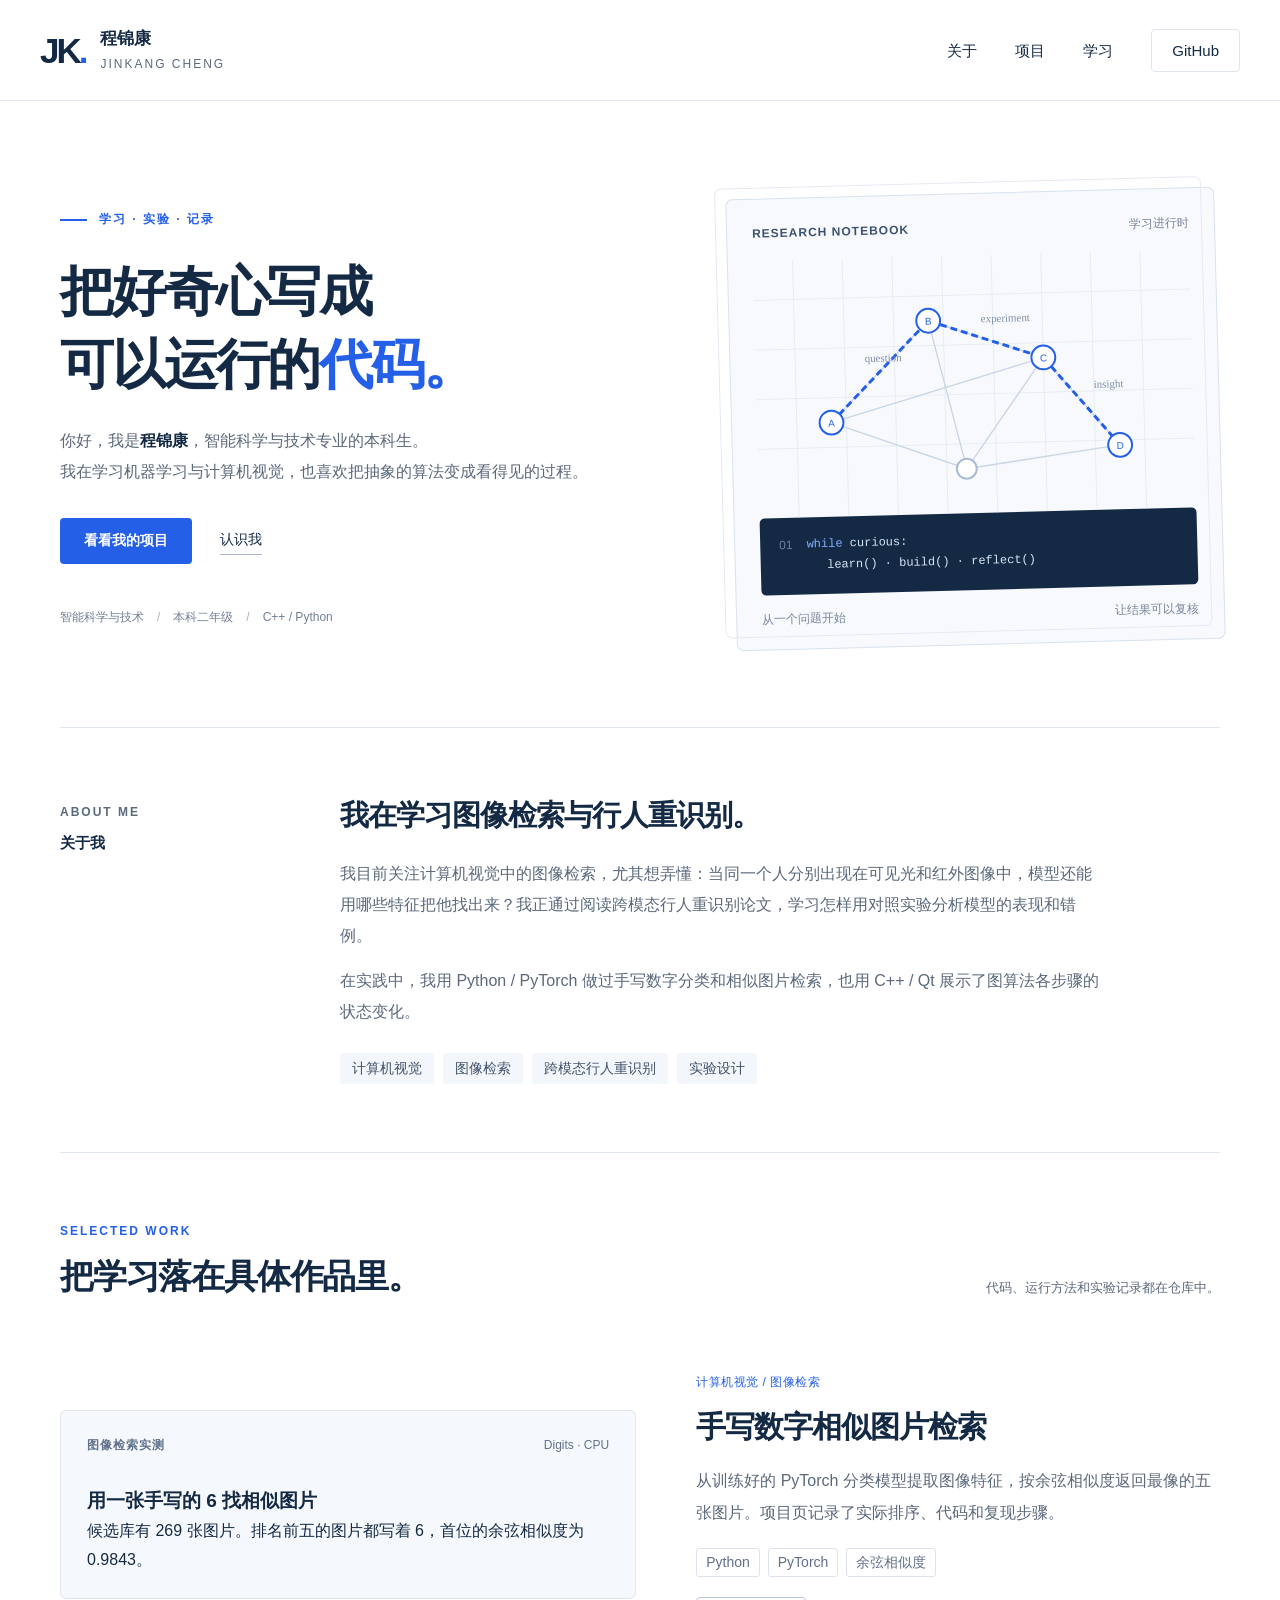
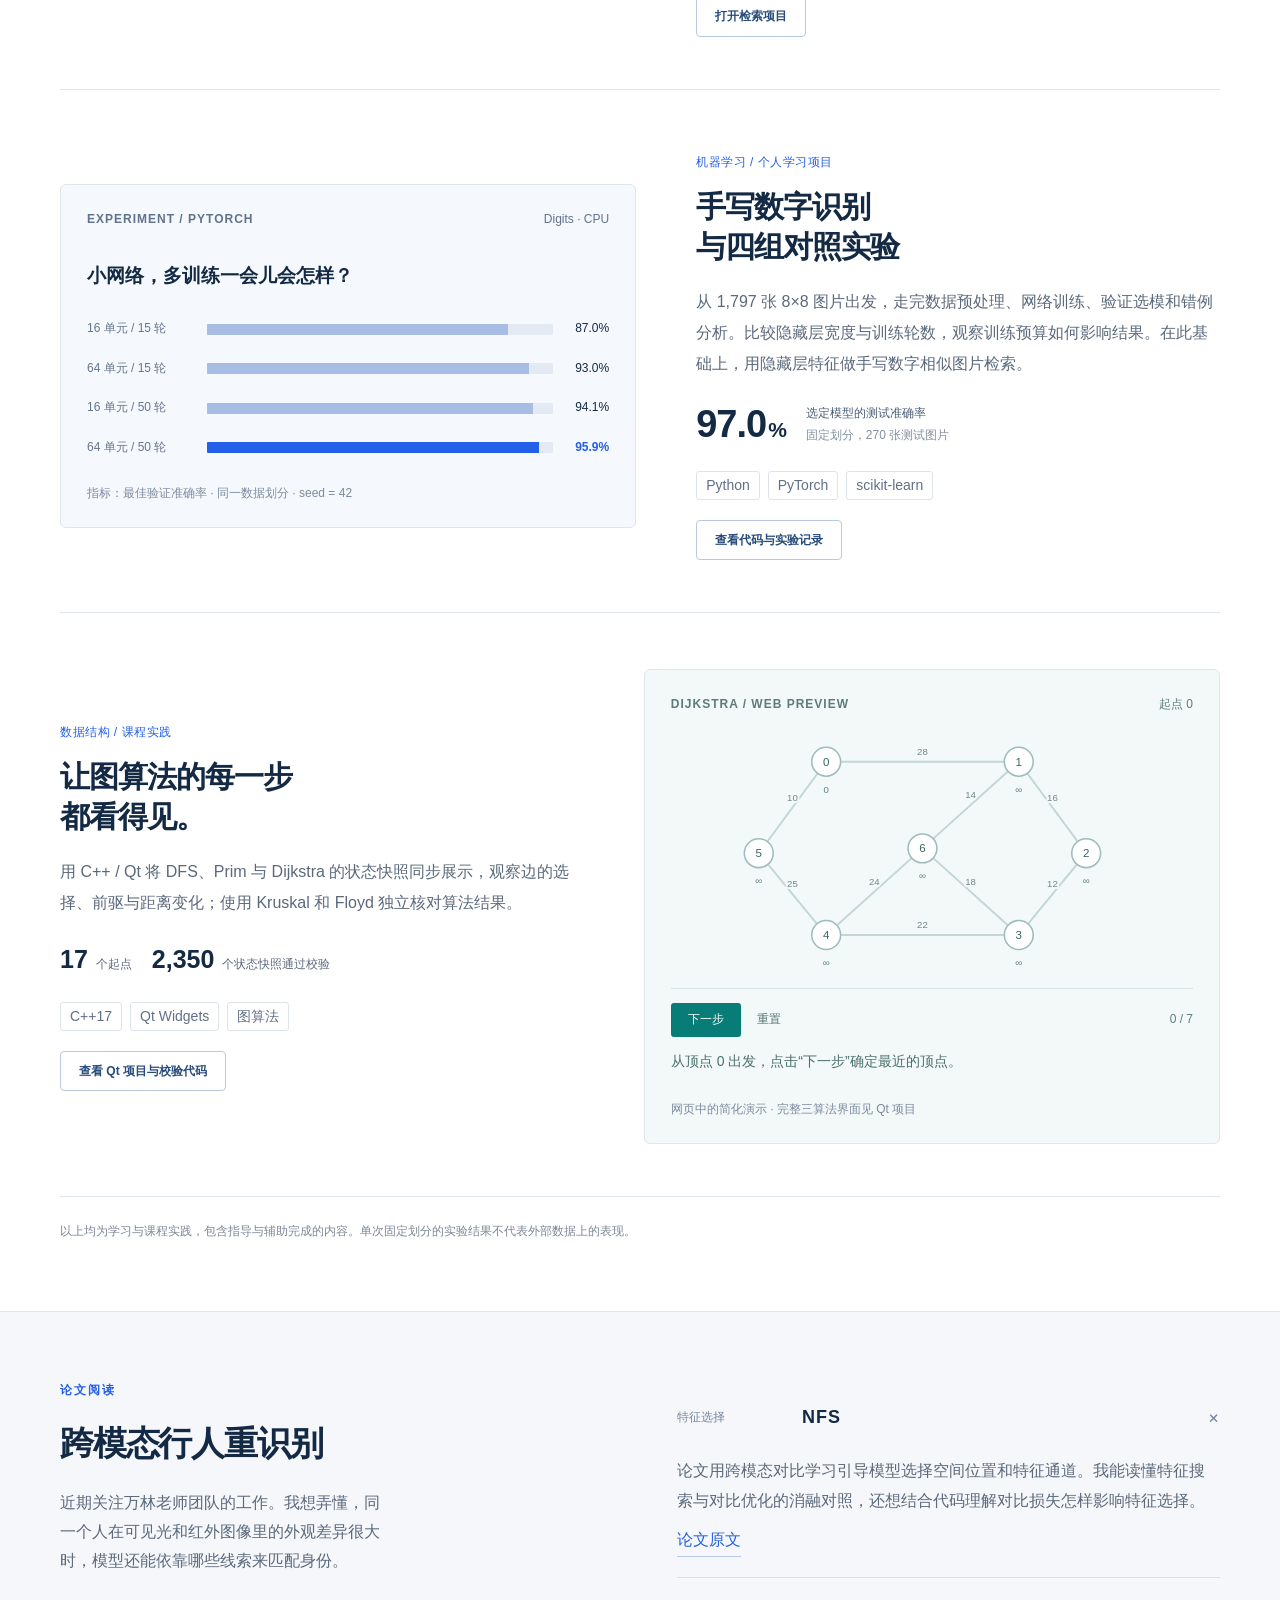
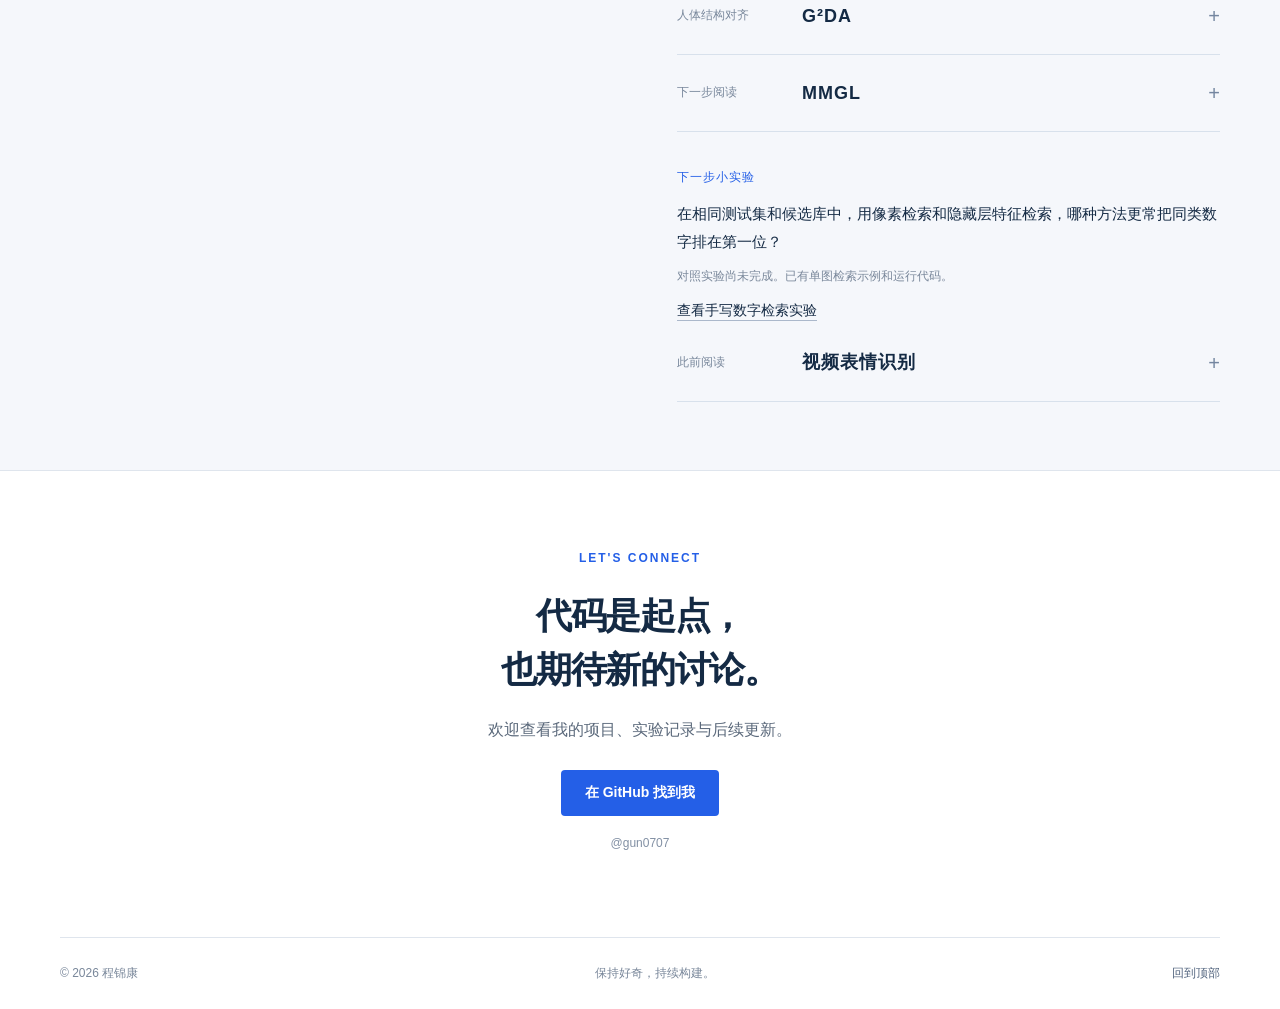
<file: index.html>
<!doctype html>
<html lang="zh-CN">
<head>
  <meta charset="utf-8">
  <meta name="viewport" content="width=device-width, initial-scale=1">
  <meta name="description" content="程锦康的个人主页：机器学习实验、C++ 图算法可视化与学习记录。">
  <meta name="theme-color" content="#142a44">
  <title>程锦康 · 个人主页</title>
  <link rel="icon" href="favicon.svg" type="image/svg+xml">
  <link rel="stylesheet" href="style.css">
  <script src="script.js" defer></script>
</head>
<body>
  <a class="skip" href="#main">跳到正文</a>
  <header class="header"><div class="nav-wrap">
    <a class="brand" href="#home" aria-label="程锦康，回到首页"><span class="monogram">JK<span>.</span></span><span>程锦康<small>JINKANG CHENG</small></span></a>
    <button class="menu-button" aria-expanded="false" aria-controls="navigation">菜单</button>
    <nav id="navigation" aria-label="主导航"><a href="#about">关于</a><a href="#projects">项目</a><a href="#learning">学习</a><a class="nav-contact" href="https://github.com/gun0707" target="_blank" rel="noopener noreferrer">GitHub</a></nav>
  </div></header>
  <main id="main">
    <section class="hero wrap" id="home">
      <div class="hero-copy"><p class="eyebrow"><span class="line"></span> 学习 · 实验 · 记录</p><h1>把好奇心写成<br>可以运行的<span class="accent">代码。</span></h1><p class="hero-intro">你好，我是<strong>程锦康</strong>，智能科学与技术专业的本科生。<br class="desktop-break">我在学习机器学习与计算机视觉，也喜欢把抽象的算法变成看得见的过程。</p><div class="hero-actions"><a class="button primary" href="#projects">看看我的项目</a><a class="text-link" href="#about">认识我</a></div><div class="hero-meta"><span>智能科学与技术</span><span>本科二年级</span><span>C++ / Python</span></div></div>
      <div class="hero-visual" aria-label="从问题到代码、实验和理解的学习过程示意"><div class="visual-title"><span>RESEARCH NOTEBOOK</span><span class="visual-index">学习进行时</span></div><div class="notebook-graph" aria-hidden="true"><svg viewBox="0 0 440 260"><g class="graph-grid"><path d="M0 40H440M0 90H440M0 140H440M0 190H440M40 0V260M90 0V260M140 0V260M190 0V260M240 0V260M290 0V260M340 0V260M390 0V260"/></g><g class="hero-edges"><path d="M75 165L175 65L290 105L365 195L210 215L75 165M175 65L210 215L290 105M75 165L290 105"/></g><path class="hero-route" d="M75 165L175 65L290 105L365 195"/><g class="hero-nodes"><circle cx="75" cy="165" r="12"/><circle cx="175" cy="65" r="12"/><circle cx="290" cy="105" r="12"/><circle cx="365" cy="195" r="12"/><circle cx="210" cy="215" r="10" class="quiet-node"/></g><g class="node-letters"><text x="75" y="169">A</text><text x="175" y="69">B</text><text x="290" y="109">C</text><text x="365" y="199">D</text></g><g class="weight-labels"><text x="110" y="105">question</text><text x="228" y="68">experiment</text><text x="340" y="137">insight</text></g></svg></div><div class="code-note"><span class="code-line-number">01</span><code><span>while</span> curious:<br><span class="code-indent">learn() · build() · reflect()</span></code></div><div class="visual-footer"><span>从一个问题开始</span><span>让结果可以复核</span></div></div>
    </section>
    <section class="about section wrap" id="about">
      <div class="section-label">ABOUT ME<span>关于我</span></div>
      <div class="about-content">
        <h2>我在学习图像检索与行人重识别。</h2>
        <p>我目前关注计算机视觉中的图像检索，尤其想弄懂：当同一个人分别出现在可见光和红外图像中，模型还能用哪些特征把他找出来？我正通过阅读跨模态行人重识别论文，学习怎样用对照实验分析模型的表现和错例。</p>
        <p>在实践中，我用 Python / PyTorch 做过手写数字分类和相似图片检索，也用 C++ / Qt 展示了图算法各步骤的状态变化。</p>
        <div class="interest-row"><span>计算机视觉</span><span>图像检索</span><span>跨模态行人重识别</span><span>实验设计</span></div>
      </div>
    </section>
    <section class="projects section wrap" id="projects"><div class="section-heading"><div><p class="eyebrow">SELECTED WORK</p><h2>把学习落在具体作品里。</h2></div><p class="heading-note">代码、运行方法和实验记录都在仓库中。</p></div>
      <article class="project project-ml" id="digit-retrieval">
        <div class="project-preview">
          <div class="preview-header"><span>图像检索实测</span><span>Digits · CPU</span></div>
          <div class="chart-heading">用一张手写的 6 找相似图片</div>
          <p>候选库有 269 张图片。排名前五的图片都写着 6，首位的余弦相似度为 0.9843。</p>
        </div>
        <div class="project-copy">
          <p class="project-category">计算机视觉 / 图像检索</p>
          <h3>手写数字相似图片检索</h3>
          <p>从训练好的 PyTorch 分类模型提取图像特征，按余弦相似度返回最像的五张图片。项目页记录了实际排序、代码和复现步骤。</p>
          <div class="tags"><span>Python</span><span>PyTorch</span><span>余弦相似度</span></div>
          <a class="button outline" href="projects/digit-retrieval/index.html">打开检索项目</a>
        </div>
      </article>
      <article class="project project-ml"><div class="project-preview"><div class="preview-header"><span>EXPERIMENT / PYTORCH</span><span>Digits · CPU</span></div><div class="chart-heading">小网络，多训练一会儿会怎样？</div><div class="experiment-bars" role="img" aria-label="最佳验证准确率：16隐藏单元15轮87.0%，64隐藏单元15轮93.0%，16隐藏单元50轮94.1%，64隐藏单元50轮95.9%。横条长度从零起算。"><div class="bar-row"><span>16 单元 / 15 轮</span><div class="bar-track"><i style="--value:87%"></i></div><strong>87.0%</strong></div><div class="bar-row"><span>64 单元 / 15 轮</span><div class="bar-track"><i style="--value:93%"></i></div><strong>93.0%</strong></div><div class="bar-row"><span>16 单元 / 50 轮</span><div class="bar-track"><i style="--value:94.1%"></i></div><strong>94.1%</strong></div><div class="bar-row best"><span>64 单元 / 50 轮</span><div class="bar-track"><i style="--value:95.9%"></i></div><strong>95.9%</strong></div></div><div class="chart-caption">指标：最佳验证准确率 · 同一数据划分 · seed = 42</div></div><div class="project-copy"><p class="project-category">机器学习 / 个人学习项目</p><h3>手写数字识别<br>与四组对照实验</h3><p>从 1,797 张 8×8 图片出发，走完数据预处理、网络训练、验证选模和错例分析。比较隐藏层宽度与训练轮数，观察训练预算如何影响结果。在此基础上，用隐藏层特征做手写数字相似图片检索。</p><div class="project-result"><strong>97.0<span>%</span></strong><span>选定模型的测试准确率<br><small>固定划分，270 张测试图片</small></span></div><div class="tags"><span>Python</span><span>PyTorch</span><span>scikit-learn</span></div><a class="button outline" href="https://github.com/gun0707/pytorch-digits" target="_blank" rel="noopener noreferrer">查看代码与实验记录</a></div></article>
      <article class="project project-graph"><div class="project-copy"><p class="project-category">数据结构 / 课程实践</p><h3>让图算法的每一步<br>都看得见。</h3><p>用 C++ / Qt 将 DFS、Prim 与 Dijkstra 的状态快照同步展示，观察边的选择、前驱与距离变化；使用 Kruskal 和 Floyd 独立核对算法结果。</p><div class="graph-proof"><strong>17</strong><span>个起点</span><strong>2,350</strong><span>个状态快照通过校验</span></div><div class="tags"><span>C++17</span><span>Qt Widgets</span><span>图算法</span></div><a class="button outline" href="https://github.com/gun0707/qt-graph-visualizer" target="_blank" rel="noopener noreferrer">查看 Qt 项目与校验代码</a></div><div class="project-preview interactive-preview"><div class="preview-header"><span>DIJKSTRA / WEB PREVIEW</span><span>起点 0</span></div><svg id="demo-graph" viewBox="0 0 440 270" role="img" aria-label="七顶点示例图的 Dijkstra 算法演示"></svg><div class="demo-controls"><div><button id="next-step" class="small-button">下一步</button><button id="reset-demo" class="reset-button">重置</button></div><span id="step-counter">0 / 7</span></div><p id="demo-description" class="demo-description" aria-live="polite">从顶点 0 出发，点击“下一步”确定最近的顶点。</p><p class="chart-caption">网页中的简化演示 · 完整三算法界面见 Qt 项目</p></div></article>
      <p class="project-footnote">以上均为学习与课程实践，包含指导与辅助完成的内容。单次固定划分的实验结果不代表外部数据上的表现。</p>
    </section>
    <section class="learning section" id="learning">
      <div class="wrap learning-layout">
        <div>
          <p class="eyebrow">论文阅读</p>
          <h2>跨模态行人重识别</h2>
          <p class="learning-intro">近期关注万林老师团队的工作。我想弄懂，同一个人在可见光和红外图像里的外观差异很大时，模型还能依靠哪些线索来匹配身份。</p>
        </div>
        <div class="reading-list">
          <details open>
            <summary><span class="reading-kind">特征选择</span><span class="reading-name">NFS</span><span class="expand">+</span></summary>
            <div class="reading-detail">论文用跨模态对比学习引导模型选择空间位置和特征通道。我能读懂特征搜索与对比优化的消融对照，还想结合代码理解对比损失怎样影响特征选择。<a href="https://arxiv.org/abs/2104.02366" target="_blank" rel="noopener noreferrer">论文原文</a></div>
          </details>
          <details>
            <summary><span class="reading-kind">人体结构对齐</span><span class="reading-name">G²DA</span><span class="expand">+</span></summary>
            <div class="reading-detail">论文把身体部位和它们之间的关系表示成图，再做跨模态对齐。我还在理解最优传输怎样同时衡量部位特征和结构关系。如果腿部被挡住，或者红外图中的关键点定位偏了，人体结构还能帮上多少忙？<a href="https://arxiv.org/abs/2106.07853" target="_blank" rel="noopener noreferrer">论文原文</a></div>
          </details>
          <details>
            <summary><span class="reading-kind">下一步阅读</span><span class="reading-name">MMGL</span><span class="expand">+</span></summary>
            <div class="reading-detail">想了解用可见光和红外图像一起做自监督预训练，能否减少模型对可见光信息的依赖。准备先读方法图和预训练对照实验。<a href="https://arxiv.org/abs/2112.06147" target="_blank" rel="noopener noreferrer">论文原文</a></div>
          </details>
          <div class="next-question">
            <span>下一步小实验</span>
            <p>在相同测试集和候选库中，用像素检索和隐藏层特征检索，哪种方法更常把同类数字排在第一位？</p>
            <small>对照实验尚未完成。已有单图检索示例和运行代码。</small>
            <p><a class="text-link" href="projects/digit-retrieval/index.html">查看手写数字检索实验</a></p>
          </div>
          <details>
            <summary><span class="reading-kind">此前阅读</span><span class="reading-name">视频表情识别</span><span class="expand">+</span></summary>
            <div class="reading-detail">此前阅读过 MAFW、EST 和 HESP，关注复合表情标签、视频时序信息和开放集识别评估。<a href="https://mafw-database.github.io/MAFW/" target="_blank" rel="noopener noreferrer">MAFW 数据集与论文</a></div>
          </details>
        </div>
      </div>
    </section>
    <section class="contact wrap" id="contact"><p class="eyebrow">LET'S CONNECT</p><h2>代码是起点，<br>也期待新的讨论。</h2><p>欢迎查看我的项目、实验记录与后续更新。</p><a class="button primary" href="https://github.com/gun0707" target="_blank" rel="noopener noreferrer">在 GitHub 找到我</a><a class="contact-handle" href="https://github.com/gun0707" target="_blank" rel="noopener noreferrer">@gun0707</a></section>
  </main>
  <footer class="footer wrap"><span>© <span id="year">2026</span> 程锦康</span><span>保持好奇，持续构建。</span><a href="#home">回到顶部</a></footer>
</body>
</html>
</file>
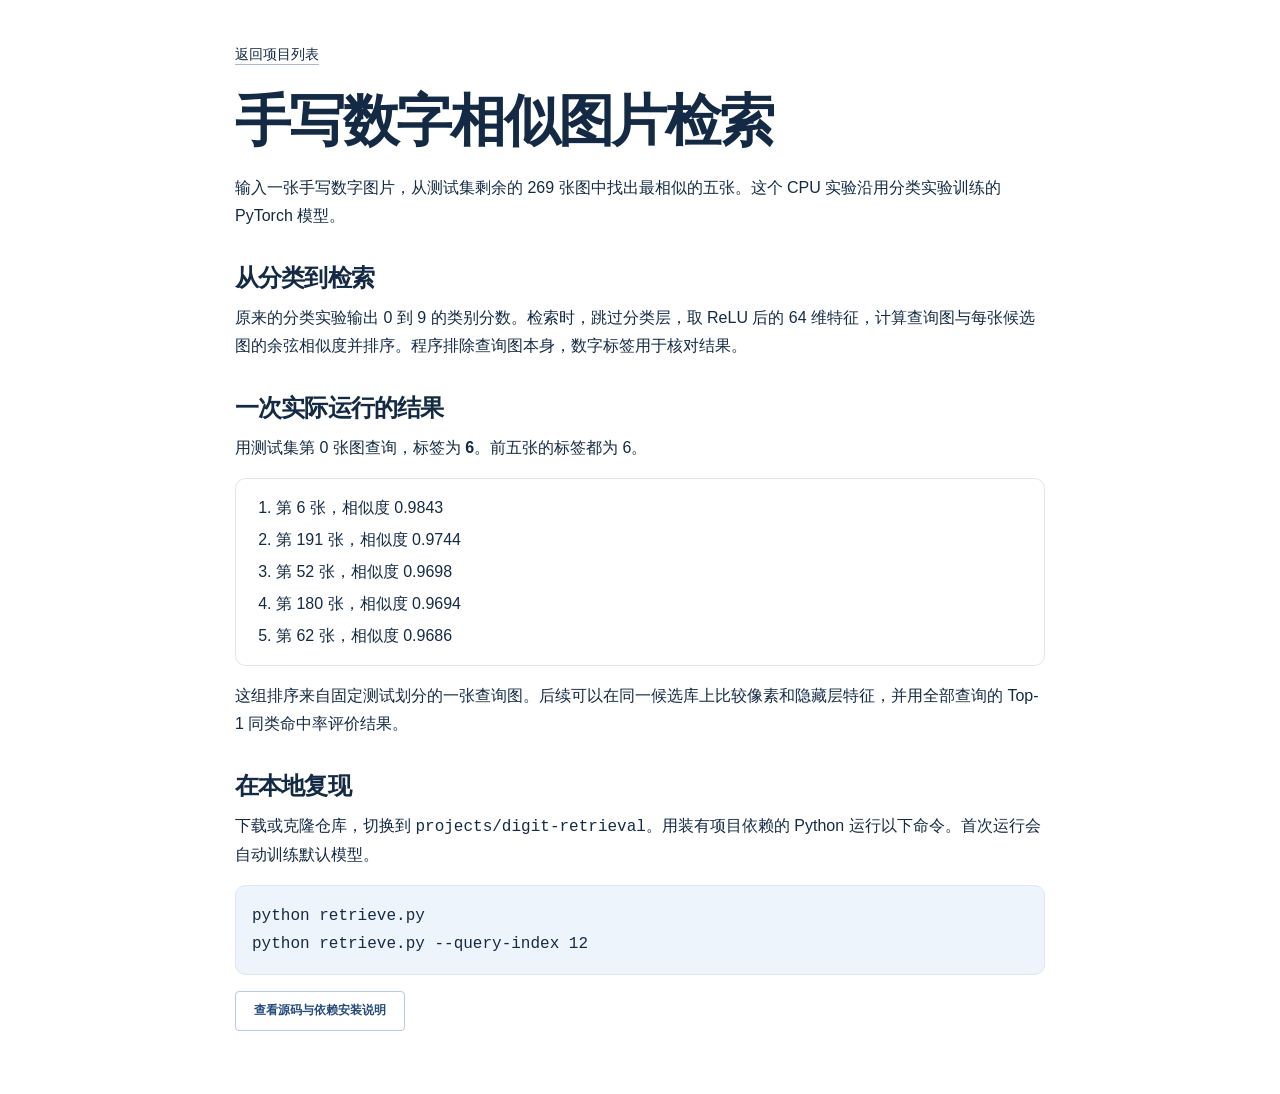
<file: projects/digit-retrieval/index.html>
<!doctype html>
<html lang="zh-CN">
<head>
  <meta charset="utf-8">
  <meta name="viewport" content="width=device-width, initial-scale=1">
  <meta name="description" content="用 PyTorch 隐藏层特征和余弦相似度检索手写数字图片。">
  <title>手写数字相似图片检索 · 程锦康</title>
  <link rel="icon" href="../../favicon.svg" type="image/svg+xml">
  <link rel="stylesheet" href="../../style.css">
  <style>
    .retrieval-page {max-width: 850px; margin: 0 auto; padding: 2.5rem 1.25rem 4rem; line-height: 1.75;}
    .retrieval-page h1 {font-size: clamp(2rem, 6vw, 3.5rem); line-height: 1.2; margin: 1.2rem 0;}
    .retrieval-page h2 {font-size: 1.5rem; margin: 2rem 0 .6rem;}
    .retrieval-page pre {overflow: auto; border: 1px solid var(--line, #d6e0eb); border-radius: .65rem; padding: 1rem; background: #eef4fb;}
    .retrieval-page li {margin: .25rem 0;}
    .result-list {padding: .7rem 1.5rem .7rem 2.5rem; border: 1px solid var(--line, #d6e0eb); border-radius: .65rem;}
  </style>
</head>
<body>
  <main class="retrieval-page">
    <a class="text-link" href="../../index.html#projects">返回项目列表</a>
    <h1>手写数字相似图片检索</h1>
    <p>输入一张手写数字图片，从测试集剩余的 269 张图中找出最相似的五张。这个 CPU 实验沿用分类实验训练的 PyTorch 模型。</p>
    <h2>从分类到检索</h2>
    <p>原来的分类实验输出 0 到 9 的类别分数。检索时，跳过分类层，取 ReLU 后的 64 维特征，计算查询图与每张候选图的余弦相似度并排序。程序排除查询图本身，数字标签用于核对结果。</p>
    <h2>一次实际运行的结果</h2>
    <p>用测试集第 0 张图查询，标签为 <strong>6</strong>。前五张的标签都为 6。</p>
    <ol class="result-list">
      <li>第 6 张，相似度 0.9843</li>
      <li>第 191 张，相似度 0.9744</li>
      <li>第 52 张，相似度 0.9698</li>
      <li>第 180 张，相似度 0.9694</li>
      <li>第 62 张，相似度 0.9686</li>
    </ol>
    <p>这组排序来自固定测试划分的一张查询图。后续可以在同一候选库上比较像素和隐藏层特征，并用全部查询的 Top-1 同类命中率评价结果。</p>
    <h2>在本地复现</h2>
    <p>下载或克隆仓库，切换到 <code>projects/digit-retrieval</code>。用装有项目依赖的 Python 运行以下命令。首次运行会自动训练默认模型。</p>
    <pre><code>python retrieve.py
python retrieve.py --query-index 12</code></pre>
    <p><a class="button outline" href="https://github.com/gun0707/cjk-profile/tree/main/projects/digit-retrieval">查看源码与依赖安装说明</a></p>
  </main>
</body>
</html>
</file>
<file: style.css>
@charset "UTF-8";
:root{--ink:#142a44;--muted:#5b697b;--blue:#245fe7;--teal:#087c77;--line:#dfe5ed;--pale:#f3f6fb;--font:Inter,"Segoe UI","PingFang SC","Microsoft YaHei",sans-serif}*{box-sizing:border-box}html{scroll-behavior:smooth;scroll-padding-top:100px}body{margin:0;color:var(--ink);background:#fff;font:16px/1.8 var(--font);-webkit-font-smoothing:antialiased}a{color:inherit;text-decoration:none}button{font:inherit;cursor:pointer}a:focus-visible,button:focus-visible,summary:focus-visible{outline:3px solid var(--blue);outline-offset:5px}::selection{background:#dbe7ff}h1,h2,h3,p{margin:0}h1,h2,h3{font-weight:650;line-height:1.35;letter-spacing:-.035em}.wrap{width:min(1160px,calc(100% - 96px));margin-inline:auto}.skip{position:absolute;left:20px;top:-80px;background:var(--ink);color:#fff;padding:8px 20px;z-index:10}.skip:focus{top:10px}.header{background:#fff;border-bottom:1px solid var(--line)}.nav-wrap{width:min(1280px,calc(100% - 80px));margin:auto;min-height:100px;display:flex;align-items:center;justify-content:space-between}.brand{display:flex;align-items:center;gap:15px;font-size:17px;font-weight:650;line-height:1.4}.brand small{display:block;font-size:12px;letter-spacing:2px;font-weight:500;margin-top:5px;color:var(--muted)}.monogram{font-size:35px;letter-spacing:-3px;line-height:1}.monogram span{color:var(--blue)}nav{display:flex;align-items:center;gap:38px;font-size:15px}nav a{transition:color .2s}nav a:hover{color:var(--blue)}.nav-contact{border:1px solid var(--line);padding:7px 20px;border-radius:4px}.menu-button{display:none}.hero{display:grid;grid-template-columns:1.25fr 1fr;gap:60px;align-items:center;padding-block:92px 82px}.eyebrow{font-size:12px;font-weight:650;letter-spacing:2px;color:var(--blue);display:flex;align-items:center;gap:12px}.line{width:27px;height:2px;background:var(--blue)}h1{font-size:clamp(38px,4.2vw,57px);line-height:1.35;margin:25px 0 24px;letter-spacing:-.04em}.accent{color:var(--blue)}.hero-intro{color:var(--muted);font-size:16px;line-height:1.95}.hero-intro strong{color:var(--ink);font-weight:600}.hero-actions{display:flex;gap:28px;align-items:center;margin-top:31px}.button{display:inline-flex;align-items:center;justify-content:center;border-radius:4px;min-height:46px;padding:10px 24px;font-size:14px;font-weight:600;transition:background .2s,transform .2s}.button:hover{transform:translateY(-2px)}.primary{background:var(--blue);color:#fff}.primary:hover{background:#184dc4}.text-link{font-size:14px;border-bottom:1px solid #abb8cb;padding-bottom:2px}.hero-meta{display:flex;flex-wrap:wrap;margin-top:43px;gap:0;font-size:12px;color:#718096}.hero-meta span+span:before{content:"/";padding-inline:13px;color:#a6b1c1}.hero-visual{border:1px solid #d8e2ef;border-radius:7px;background:#f7f9fd;transform:rotate(-1.5deg);padding:24px 25px 18px;position:relative}.hero-visual:before{content:"";position:absolute;inset:-12px 12px 12px -12px;border:1px solid #e5eaf2;border-radius:7px;z-index:-1}.visual-title,.visual-footer{display:flex;justify-content:space-between;align-items:center;font-size:12px;letter-spacing:1px;color:#78869b}.visual-title>span:first-child{font-weight:700;color:#3d526f}.visual-index{font-size:12px;letter-spacing:0}.notebook-graph{margin-block:15px 0}.notebook-graph svg{display:block;width:100%}.graph-grid{stroke:#e6edf5;stroke-width:1}.hero-edges{fill:none;stroke:#cad6e5;stroke-width:1.4}.hero-route{fill:none;stroke:var(--blue);stroke-width:3;stroke-dasharray:7 4}.hero-nodes{fill:#fff;stroke:var(--blue);stroke-width:2}.hero-nodes .quiet-node{stroke:#a9bbd3}.node-letters{font:10px var(--font);fill:var(--blue);text-anchor:middle}.weight-labels{font:11px Georgia,serif;fill:#7c8da5}.code-note{display:flex;gap:14px;background:#142a44;color:#d8e4f7;border-radius:5px;padding:17px 19px;font-size:12px;line-height:1.8}.code-line-number{color:#6d83a0}.code-note code{font-family:Consolas,monospace}.code-note code>span:first-child{color:#89adff}.code-indent{padding-left:20px;color:#d8e4f7}.visual-footer{margin-top:14px;letter-spacing:0;font-size:12px}.section{padding-block:68px;border-top:1px solid var(--line)}.about{display:grid;grid-template-columns:230px 1fr;gap:50px}.section-label{font-size:12px;letter-spacing:2px;color:var(--muted);font-weight:650;padding-top:6px}.section-label span{display:block;font-size:15px;letter-spacing:0;color:var(--ink);margin-top:6px}.about-content h2{font-size:29px;margin-bottom:23px}.about-content p{color:var(--muted);max-width:760px;margin-top:14px;line-height:1.95}.interest-row{display:flex;flex-wrap:wrap;gap:9px;margin-top:25px}.interest-row span{font-size:12px;color:#41536b;background:var(--pale);padding:3px 12px;border-radius:3px}.section-heading{display:flex;align-items:flex-end;justify-content:space-between;gap:30px;margin-bottom:38px}.section-heading h2{font-size:34px;margin-top:12px}.heading-note{font-size:13px;color:var(--muted);line-height:1.9}.project{display:grid;grid-template-columns:1.1fr 1fr;gap:60px;align-items:center;margin-top:28px;padding:34px 0 52px;border-bottom:1px solid var(--line)}.project-preview{border:1px solid var(--line);border-radius:6px;overflow:hidden;background:#f5f8fc;min-width:0;padding:24px 26px}.preview-header{display:flex;justify-content:space-between;gap:10px;font-size:12px;letter-spacing:1px;font-weight:600;color:#61738c}.preview-header>span:last-child{letter-spacing:0;font-weight:400}.chart-heading{font-size:19px;line-height:1.6;font-weight:600;margin-top:30px}.experiment-bars{margin-block:27px 24px}.bar-row{display:grid;grid-template-columns:110px 1fr 46px;gap:10px;align-items:center;margin:18px 0;font-size:12px}.bar-row>span{color:#66768b}.bar-row strong{font-size:12px;font-weight:500;text-align:right}.bar-track{height:11px;background:#e3eaf3;border-radius:1px;overflow:hidden}.bar-track i{display:block;width:var(--value);height:100%;background:#a8bde3}.best .bar-track i{background:var(--blue)}.best strong{color:var(--blue);font-weight:700}.chart-caption{font-size:12px;color:#7d8ba0;line-height:1.7}.project-category{font-size:12px;color:var(--blue);letter-spacing:.5px}.project h3{font-size:30px;margin-block:13px 18px}.project-copy>p:not(.project-category){font-size:14px;color:var(--muted);line-height:1.95}.project-result{display:flex;align-items:center;gap:20px;margin-top:19px}.project-result>strong{font-size:38px;line-height:1.4;font-weight:600;letter-spacing:-1px}.project-result>strong span{font-size:21px;margin-left:2px}.project-result>span{font-size:12px;line-height:1.8;color:#495c75}.project-result small{color:#8290a2;font-size:12px}.tags{display:flex;flex-wrap:wrap;gap:8px;margin-block:20px}.tags span{font-size:12px;border:1px solid #dce3ed;border-radius:3px;padding:1px 9px;color:#617087}.outline{border:1px solid #b9c9df;color:#274c7b;background:#fff;font-size:12px;padding:8px 18px;min-height:40px}.outline:hover{background:#f0f5fc}.project-graph{grid-template-columns:1fr 1.1fr;padding-top:28px}.graph-proof{display:flex;flex-wrap:wrap;align-items:baseline;gap:8px;margin-top:19px}.graph-proof strong{font-size:25px;font-weight:600}.graph-proof strong:nth-of-type(2){margin-left:12px}.graph-proof span{font-size:12px;color:var(--muted)}.interactive-preview{background:#f3f8f8}.interactive-preview .preview-header{color:#5b7c7b}#demo-graph{width:100%;display:block;margin-top:12px;max-height:260px}.demo-edge{stroke:#c3d6d6;stroke-width:2}.demo-tree{stroke:var(--teal);stroke-width:3}.demo-weight{font:10px var(--font);fill:#708887;paint-order:stroke;stroke:#f3f8f8;stroke-width:4;stroke-linejoin:round}.demo-node{fill:#fff;stroke:#9ebcbb;stroke-width:1.6;transition:fill .2s}.demo-node.seen{fill:var(--teal);stroke:var(--teal)}.demo-label{font:12px var(--font);fill:#386563;text-anchor:middle;dominant-baseline:middle}.demo-label.seen{fill:#fff}.demo-dist{font:10px var(--font);fill:#608380;text-anchor:middle}.demo-controls{display:flex;justify-content:space-between;align-items:center;border-top:1px solid #d5e4e3;padding-top:14px}.demo-controls>span{font-size:12px;color:#5e7f7c;font-variant-numeric:tabular-nums}.small-button{border:0;background:var(--teal);color:#fff;border-radius:3px;padding:6px 17px;font-size:12px}.small-button:disabled{opacity:.5;cursor:default}.reset-button{border:0;background:transparent;color:#557876;font-size:12px;margin-left:10px}.demo-description{font-size:12px;color:#496f6c;min-height:42px;margin:12px 0 8px}.project-footnote{font-size:12px;color:#7b8798;margin-top:24px;max-width:900px}.learning{background:#f5f7fb;border-bottom:1px solid var(--line)}.learning-layout{display:grid;grid-template-columns:1fr 1.05fr;gap:100px}.learning h2{font-size:34px;margin-top:17px;line-height:1.5}.learning-intro{font-size:14px;color:var(--muted);max-width:330px;margin-top:20px}.reading-list details{border-bottom:1px solid #d8e1ec}.reading-list summary{display:flex;align-items:center;cursor:pointer;list-style:none;padding:20px 0;gap:20px}.reading-list summary::-webkit-details-marker{display:none}.reading-kind{font-size:12px;color:#78879b;min-width:105px}.reading-name{font-size:18px;font-weight:600;letter-spacing:1px}.expand{margin-left:auto;color:#7486a0;font-size:20px;font-weight:300}.reading-list details[open] .expand{transform:rotate(45deg)}.reading-detail{font-size:13px;color:var(--muted);padding-bottom:20px;line-height:1.9}.reading-detail a{display:block;width:fit-content;color:var(--blue);margin-top:9px;border-bottom:1px solid #b9cbed}.next-question{margin-top:30px}.next-question>span{font-size:12px;color:var(--blue);letter-spacing:1px}.next-question p{font-size:15px;line-height:1.9;margin-top:9px}.next-question small{display:block;font-size:12px;color:#7a889b;margin-top:9px}.contact{padding-block:77px 82px;text-align:center}.contact .eyebrow{justify-content:center}.contact h2{font-size:36px;margin-top:20px;line-height:1.5}.contact p:not(.eyebrow){color:var(--muted);font-size:14px;margin:19px 0 25px}.contact-handle{display:block;font-size:12px;color:#8290a4;margin-top:17px}.footer{border-top:1px solid var(--line);display:flex;justify-content:space-between;gap:20px;font-size:12px;color:#79879a;padding-block:25px}.footer>a{color:#52647e}@media(min-width:1450px){.hero{padding-block:112px 100px}.wrap{width:min(1160px,calc(100% - 120px))}}@media(max-width:1050px){.wrap{width:calc(100% - 64px)}.hero{gap:35px;padding-block:65px}.hero-visual{padding:18px}.hero-intro{font-size:15px}.desktop-break{display:none}.about{grid-template-columns:160px 1fr;gap:30px}.project{gap:35px}.project-preview{padding:20px}.bar-row{grid-template-columns:97px 1fr 43px;font-size:12px;gap:7px}.project h3{font-size:26px}.learning-layout{gap:55px}.graph-proof strong:nth-of-type(2){margin-left:4px}}@media(max-width:760px){.wrap,.nav-wrap{width:calc(100% - 40px)}.nav-wrap{min-height:80px;flex-wrap:wrap}.brand{font-size:15px;gap:12px}.monogram{font-size:31px}.brand small{font-size:9px}.menu-button{display:block;background:none;border:1px solid var(--line);border-radius:3px;font-size:14px;padding:4px 12px}nav{display:none;width:100%;padding:17px 0 20px;justify-content:space-between;gap:15px;font-size:14px}nav.open{display:flex}.nav-contact{padding:3px 14px}.hero{grid-template-columns:1fr;gap:40px;padding-block:47px 55px}h1{font-size:41px;margin-block:20px}.hero-intro{font-size:15px}.hero-meta{margin-top:28px;font-size:12px}.hero-meta span+span:before{padding-inline:9px}.hero-visual{max-width:480px;width:calc(100% - 10px);margin-left:6px;transform:rotate(-1deg)}.notebook-graph{max-height:230px;overflow:hidden}.section{padding-block:45px}.about{grid-template-columns:1fr;gap:22px}.section-label span{display:inline;margin-left:15px}.about-content h2{font-size:25px}.about-content p{font-size:15px}.interest-row span{font-size:12px}.section-heading{display:block;margin-bottom:10px}.section-heading h2{font-size:28px}.heading-note{margin-top:18px;font-size:12px}.project,.project-graph{grid-template-columns:1fr;gap:26px;padding-block:25px 35px}.project-copy{padding:0 2px}.project-ml .project-copy{grid-row:1}.project h3{font-size:28px}.project-copy>p:not(.project-category){font-size:15px}.project-preview{padding:21px}.bar-row{grid-template-columns:107px 1fr 44px;font-size:12px}.project-result>span{font-size:13px}.project-category{font-size:12px}.tags span{font-size:12px}.outline{font-size:13px}.project-footnote{font-size:12px}.chart-caption{font-size:12px}.learning-layout{grid-template-columns:1fr;gap:25px}.learning h2{font-size:29px}.learning-intro{max-width:100%;font-size:15px}.reading-kind{font-size:13px}.reading-detail{font-size:14px}.next-question small{font-size:12px}.contact{padding-block:50px}.contact h2{font-size:29px}.footer{flex-wrap:wrap;gap:10px;font-size:12px}.footer>span:nth-child(2){display:none}.demo-description{font-size:13px}.demo-controls>span,.small-button,.reset-button{font-size:13px}.preview-header{font-size:12px}.button{font-size:14px}.eyebrow{font-size:12px}}@media(prefers-reduced-motion:reduce){html{scroll-behavior:auto}*,*:before,*:after{transition:none!important}}@media print{.header,.hero-visual,.project-preview,.hero-actions,.contact,.learning,.footer{display:none}.wrap{width:100%}.hero,.section,.project{padding:20px 0;display:block}.hero h1{font-size:30px}.project-copy{break-inside:avoid}.project h3 br{display:none}.button{border:0;padding:0;color:#000}.project-result{margin-top:10px}body{font-size:12px}}

.project-copy>p:not(.project-category),.learning-intro,.contact p:not(.eyebrow){font-size:16px}.reading-detail{font-size:16px}.tags span,.interest-row span{font-size:14px}.demo-description{font-size:14px}.bar-row{font-size:12px}
</file>
